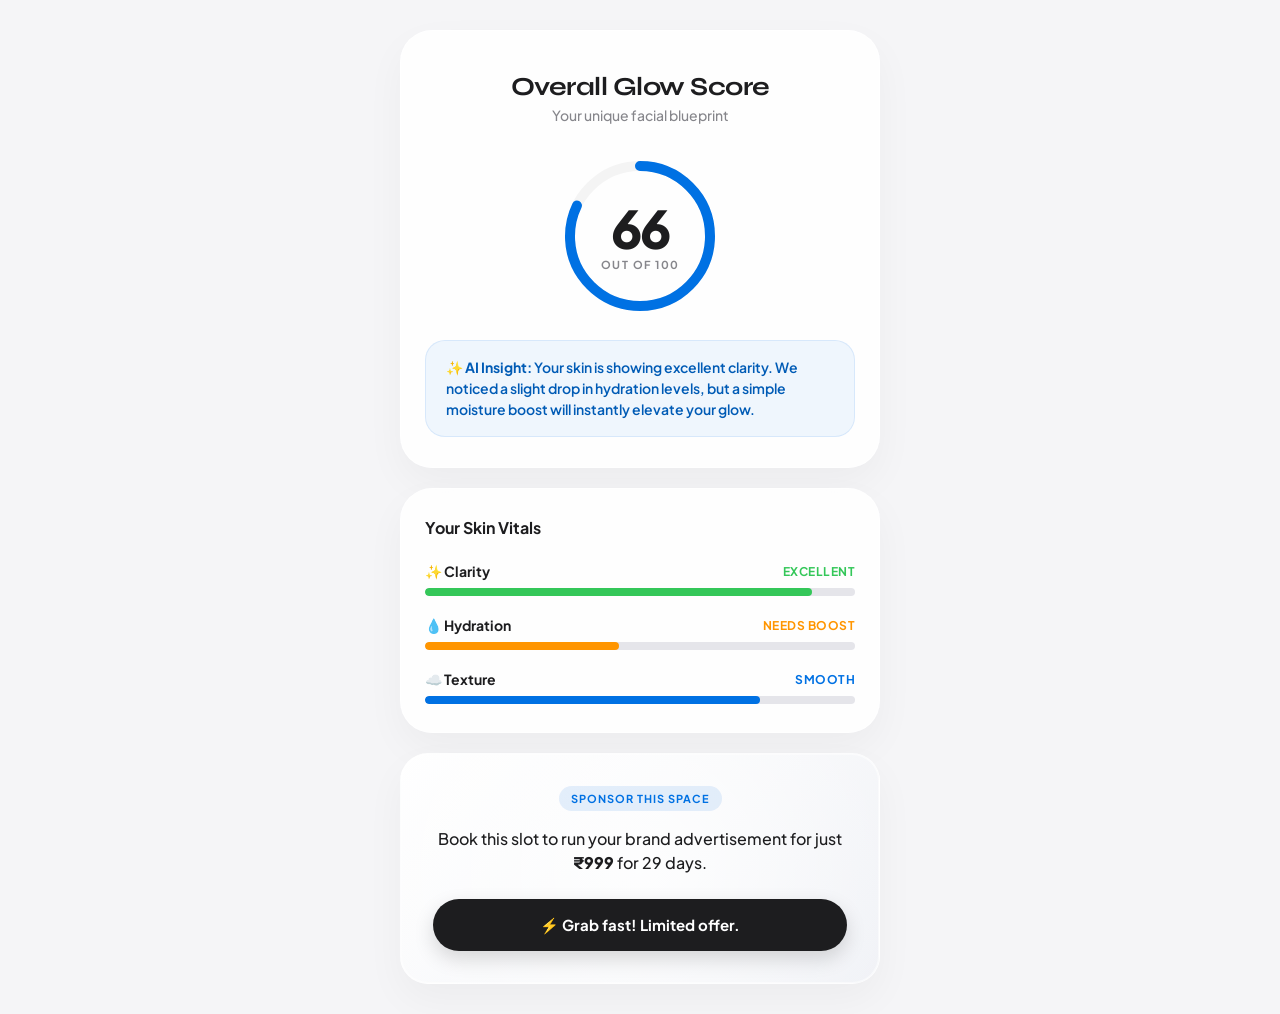
<file: results.html>
<!DOCTYPE html>
<html lang="en">
<head>
  <meta charset="UTF-8">
  <meta name="viewport" content="width=device-width, initial-scale=1.0, maximum-scale=1.0, user-scalable=no">
  <title>Your Glow Score - Glowvai</title>
  
  <!-- Premium Typography -->
  <link rel="preconnect" href="https://fonts.googleapis.com">
  <link rel="preconnect" href="https://fonts.gstatic.com" crossorigin>
  <link href="https://fonts.googleapis.com/css2?family=Plus+Jakarta+Sans:wght@400;500;600;700;800&family=Syne:wght@700;800&display=swap" rel="stylesheet">
  
  <style>
    /* Base Apple-Inspired Theme */
    :root {
      --bg-base: #f5f5f7;
      --card-bg: rgba(255, 255, 255, 0.85);
      --text-main: #1d1d1f;
      --text-muted: #86868b;
      --accent-blue: #0071e3;
      --accent-green: #34c759;
      --accent-orange: #ff9500;
      --accent-red: #ff3b30;
      --ad-gradient: linear-gradient(135deg, #ffffff 0%, #eef0f5 100%);
      --glass-border: 1px solid rgba(255, 255, 255, 0.6);
      --soft-shadow: 0 16px 40px rgba(0, 0, 0, 0.04);
    }

    body {
      margin: 0;
      padding: 30px 20px;
      font-family: 'Plus Jakarta Sans', -apple-system, BlinkMacSystemFont, sans-serif;
      background-color: var(--bg-base);
      color: var(--text-main);
      display: flex;
      flex-direction: column;
      align-items: center;
      min-height: 100vh;
      box-sizing: border-box;
      -webkit-font-smoothing: antialiased;
    }

    .results-wrapper {
      display: flex;
      flex-direction: column;
      gap: 20px;
      width: 100%;
      max-width: 480px;
      opacity: 0;
      transform: translateY(20px);
      animation: fadeUpIn 0.8s cubic-bezier(0.16, 1, 0.3, 1) forwards;
    }

    @keyframes fadeUpIn {
      to { opacity: 1; transform: translateY(0); }
    }

    /* 1. The Hero Score Card */
    .score-card {
      background: var(--card-bg);
      backdrop-filter: blur(24px);
      -webkit-backdrop-filter: blur(24px);
      border: var(--glass-border);
      border-radius: 32px;
      padding: 40px 24px 30px 24px;
      text-align: center;
      box-shadow: var(--soft-shadow);
      display: flex;
      flex-direction: column;
      align-items: center;
    }

    .score-card h2 {
      font-family: 'Syne', sans-serif;
      font-size: 26px;
      margin: 0 0 4px 0;
      color: var(--text-main);
      letter-spacing: -0.5px;
    }

    .score-card p {
      font-size: 14px;
      color: var(--text-muted);
      margin: 0 0 32px 0;
      font-weight: 500;
    }

    /* Gamified Circular Score */
    .score-circle-wrap {
      position: relative;
      width: 160px;
      height: 160px;
      margin-bottom: 24px;
    }

    .score-svg {
      transform: rotate(-90deg);
      width: 100%;
      height: 100%;
    }

    .score-bg {
      fill: none;
      stroke: rgba(0, 0, 0, 0.04);
      stroke-width: 10;
    }

    .score-fill {
      fill: none;
      stroke: var(--accent-blue);
      stroke-width: 10;
      stroke-linecap: round;
      stroke-dasharray: 440; 
      stroke-dashoffset: 440; /* Animates via JS */
      transition: stroke-dashoffset 2s cubic-bezier(0.16, 1, 0.3, 1);
    }

    .score-data {
      position: absolute;
      top: 0;
      left: 0;
      width: 100%;
      height: 100%;
      display: flex;
      flex-direction: column;
      justify-content: center;
      align-items: center;
    }

    .score-number {
      font-size: 52px;
      font-weight: 800;
      letter-spacing: -2px;
      line-height: 1;
      color: var(--text-main);
    }

    .score-label {
      font-size: 11px;
      font-weight: 700;
      text-transform: uppercase;
      letter-spacing: 1.5px;
      color: var(--text-muted);
      margin-top: 4px;
    }

    /* Humanized AI Verdict */
    .ai-verdict {
      background: rgba(0, 113, 227, 0.06);
      border: 1px solid rgba(0, 113, 227, 0.1);
      border-radius: 20px;
      padding: 16px 20px;
      width: 100%;
      box-sizing: border-box;
    }

    .ai-verdict p {
      margin: 0;
      font-size: 14px;
      line-height: 1.5;
      color: #005bb5;
      font-weight: 600;
      text-align: left;
    }

    /* 2. Skin Vitals Breakdown */
    .vitals-card {
      background: var(--card-bg);
      backdrop-filter: blur(24px);
      -webkit-backdrop-filter: blur(24px);
      border: var(--glass-border);
      border-radius: 32px;
      padding: 28px 24px;
      box-shadow: var(--soft-shadow);
    }

    .vitals-header {
      font-size: 16px;
      font-weight: 700;
      margin-bottom: 24px;
      color: var(--text-main);
    }

    .vital-row {
      margin-bottom: 20px;
    }

    .vital-row:last-child {
      margin-bottom: 0;
    }

    .vital-info {
      display: flex;
      justify-content: space-between;
      align-items: center;
      margin-bottom: 8px;
    }

    .vital-name {
      font-size: 14px;
      font-weight: 700;
      display: flex;
      align-items: center;
      gap: 6px;
    }

    .vital-status {
      font-size: 12px;
      font-weight: 700;
      text-transform: uppercase;
      letter-spacing: 0.5px;
    }

    .vital-track {
      width: 100%;
      height: 8px;
      background: #e5e5ea;
      border-radius: 10px;
      overflow: hidden;
    }

    .vital-fill {
      height: 100%;
      border-radius: 10px;
      width: 0%; /* Animates via JS */
      transition: width 1.5s cubic-bezier(0.16, 1, 0.3, 1);
    }

    .color-green { color: var(--accent-green); }
    .bg-green { background-color: var(--accent-green); }
    
    .color-orange { color: var(--accent-orange); }
    .bg-orange { background-color: var(--accent-orange); }
    
    .color-blue { color: var(--accent-blue); }
    .bg-blue { background-color: var(--accent-blue); }

    /* 3. Premium Ad Placeholder Section */
    .premium-ad-slot {
      background: var(--ad-gradient);
      border-radius: 28px;
      padding: 32px;
      position: relative;
      overflow: hidden;
      border: 1px solid rgba(255, 255, 255, 0.8);
      box-shadow: inset 0 0 0 1px rgba(255, 255, 255, 0.5), var(--soft-shadow);
      text-align: center;
      display: flex;
      flex-direction: column;
      align-items: center;
      justify-content: center;
    }

    .premium-ad-slot::before {
      content: '';
      position: absolute;
      top: -50%;
      left: -50%;
      width: 200%;
      height: 200%;
      background: radial-gradient(circle, rgba(255,255,255,0.8) 0%, rgba(255,255,255,0) 60%);
      transform: rotate(30deg);
      pointer-events: none;
    }

    .ad-badge {
      font-size: 11px;
      font-weight: 700;
      text-transform: uppercase;
      letter-spacing: 1px;
      color: var(--accent-blue);
      background: rgba(0, 113, 227, 0.1);
      padding: 6px 12px;
      border-radius: 20px;
      margin-bottom: 16px;
      position: relative;
      z-index: 2;
    }

    .ad-copy {
      font-size: 16px;
      line-height: 1.5;
      color: var(--text-main);
      font-weight: 500;
      margin: 0 0 24px 0;
      position: relative;
      z-index: 2;
    }

    .ad-copy strong {
      font-weight: 800;
    }

    .ad-cta {
      display: inline-flex;
      align-items: center;
      justify-content: center;
      gap: 8px;
      background: var(--text-main);
      color: #ffffff;
      text-decoration: none;
      font-size: 15px;
      font-weight: 700;
      padding: 16px 24px;
      border-radius: 100px;
      position: relative;
      z-index: 2;
      box-shadow: 0 8px 20px rgba(0, 0, 0, 0.15);
      transition: all 0.3s cubic-bezier(0.16, 1, 0.3, 1);
      width: 100%;
      box-sizing: border-box;
    }

    .ad-cta:hover { transform: translateY(-2px); box-shadow: 0 12px 24px rgba(0, 0, 0, 0.2); }
    .ad-cta:active { transform: translateY(1px); box-shadow: 0 4px 12px rgba(0, 0, 0, 0.1); }
  </style>
</head>
<body>

  <div class="results-wrapper">
    
    <!-- 1. The Hero Score Section -->
    <div class="score-card">
      <h2>Overall Glow Score</h2>
      <p>Your unique facial blueprint</p>
      
      <div class="score-circle-wrap">
        <svg class="score-svg" viewBox="0 0 160 160">
          <circle class="score-bg" cx="80" cy="80" r="70"></circle>
          <circle class="score-fill" id="main-score-ring" cx="80" cy="80" r="70"></circle>
        </svg>
        <div class="score-data">
          <span class="score-number" id="main-score-num">0</span>
          <span class="score-label">Out of 100</span>
        </div>
      </div>

      <div class="ai-verdict">
        <p>✨ <strong>AI Insight:</strong> Your skin is showing excellent clarity. We noticed a slight drop in hydration levels, but a simple moisture boost will instantly elevate your glow.</p>
      </div>
    </div>

    <!-- 2. Skin Vitals Breakdown -->
    <div class="vitals-card">
      <div class="vitals-header">Your Skin Vitals</div>

      <!-- Vital: Clarity (Acne/Spots translation) -->
      <div class="vital-row">
        <div class="vital-info">
          <span class="vital-name">✨ Clarity</span>
          <span class="vital-status color-green">Excellent</span>
        </div>
        <div class="vital-track">
          <div class="vital-fill bg-green" id="bar-clarity"></div>
        </div>
      </div>

      <!-- Vital: Hydration (Dryness translation) -->
      <div class="vital-row">
        <div class="vital-info">
          <span class="vital-name">💧 Hydration</span>
          <span class="vital-status color-orange">Needs Boost</span>
        </div>
        <div class="vital-track">
          <div class="vital-fill bg-orange" id="bar-hydration"></div>
        </div>
      </div>

      <!-- Vital: Texture (Wrinkles/Pores translation) -->
      <div class="vital-row">
        <div class="vital-info">
          <span class="vital-name">☁️ Texture</span>
          <span class="vital-status color-blue">Smooth</span>
        </div>
        <div class="vital-track">
          <div class="vital-fill bg-blue" id="bar-texture"></div>
        </div>
      </div>
    </div>

    <!-- 3. The Ad Placeholder Section -->
    <div class="premium-ad-slot">
      <span class="ad-badge">Sponsor This Space</span>
      <p class="ad-copy">
        Book this slot to run your brand advertisement for just <strong>₹999</strong> for 29 days.
      </p>
          <!-- Target WhatsApp Link Here -->
    <a href="https://wa.me/918977855998?text=Hi%20Glowvai%20Team!%20I%20want%20to%20book%20the%20%E2%82%B91000%20ad%20slot%20on%20the%20results%20page.%20Here%20is%20my%20brand%20info:" class="ad-cta" target="_blank">
      ⚡ Grab fast! Limited offer.
    </a>
    </div>

  </div>

  <!-- Wow Factor Animations -->
  <script>
    document.addEventListener("DOMContentLoaded", () => {
      // 1. Target Scores (These will eventually be dynamic from the API)
      const targetScore = 82;
      const clarityScore = 90;
      const hydrationScore = 45;
      const textureScore = 78;

      // 2. Animate the Main Number Counting Up
      const scoreElement = document.getElementById('main-score-num');
      let currentScore = 0;
      
      // Delay slightly for visual effect
      setTimeout(() => {
        const counter = setInterval(() => {
          currentScore += 2;
          if(currentScore >= targetScore) {
            currentScore = targetScore;
            clearInterval(counter);
          }
          scoreElement.innerText = currentScore;
        }, 25); // Speed of counting

        // 3. Animate the Main SVG Ring
        // Circumference of r=70 is roughly 440.
        const scoreRing = document.getElementById('main-score-ring');
        const offset = 440 - (440 * (targetScore / 100));
        scoreRing.style.strokeDashoffset = offset;

        // 4. Animate the Vitals Bars filling up
        document.getElementById('bar-clarity').style.width = clarityScore + '%';
        document.getElementById('bar-hydration').style.width = hydrationScore + '%';
        document.getElementById('bar-texture').style.width = textureScore + '%';
        
      }, 400); // 400ms delay before animations start
    });
  </script>

</body>
</html>
</file>
